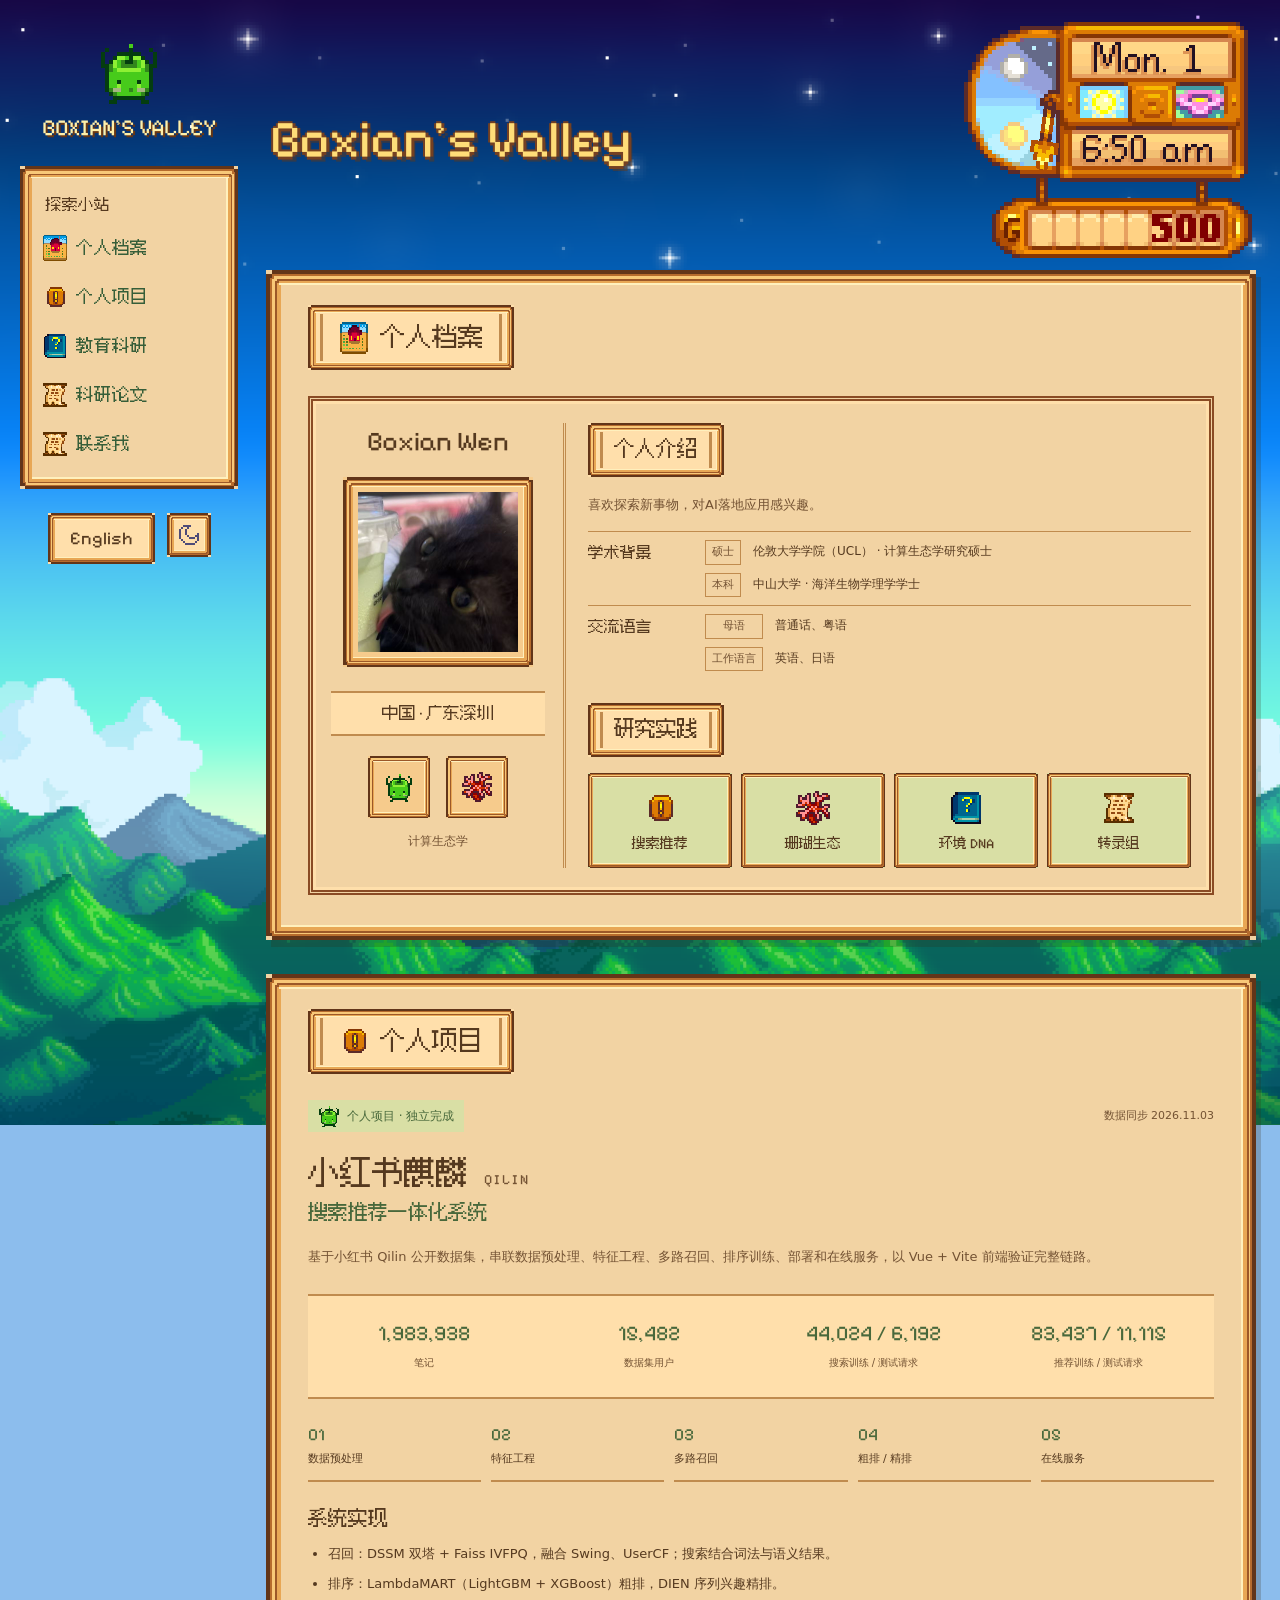
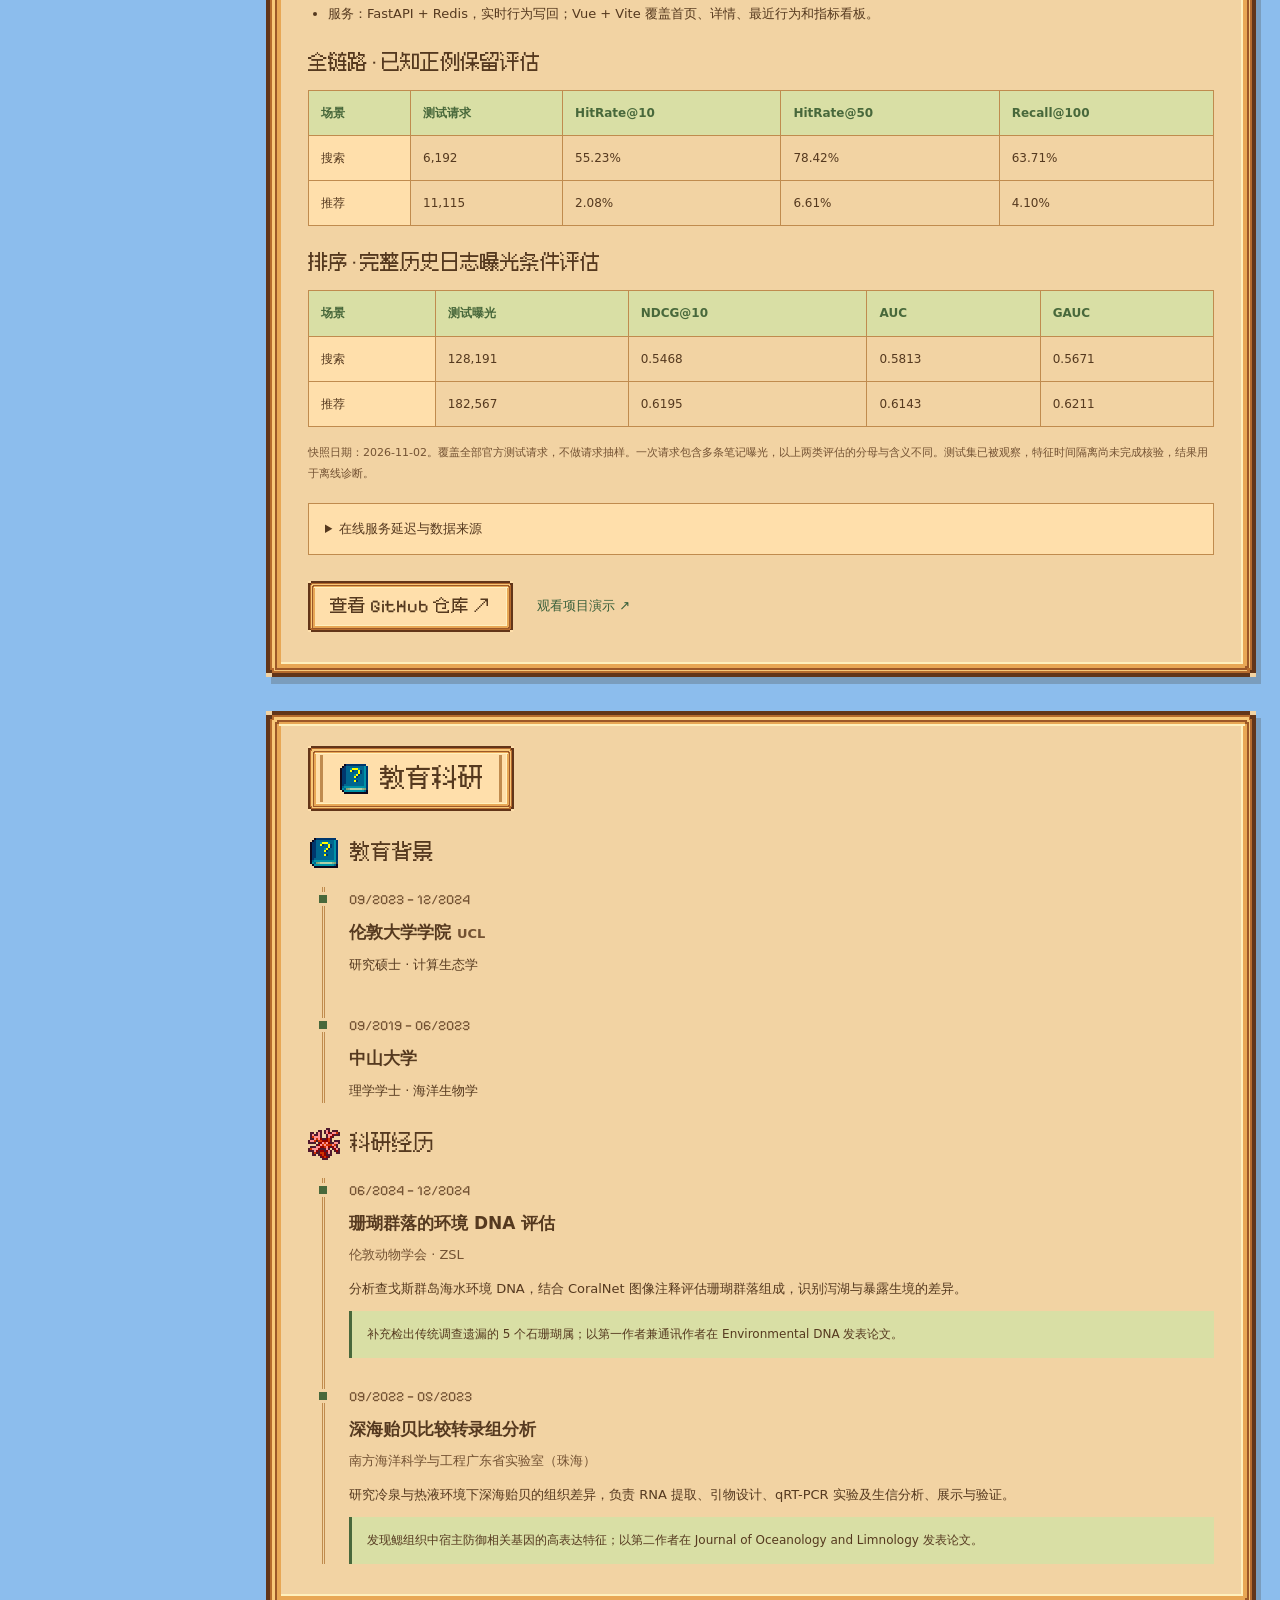
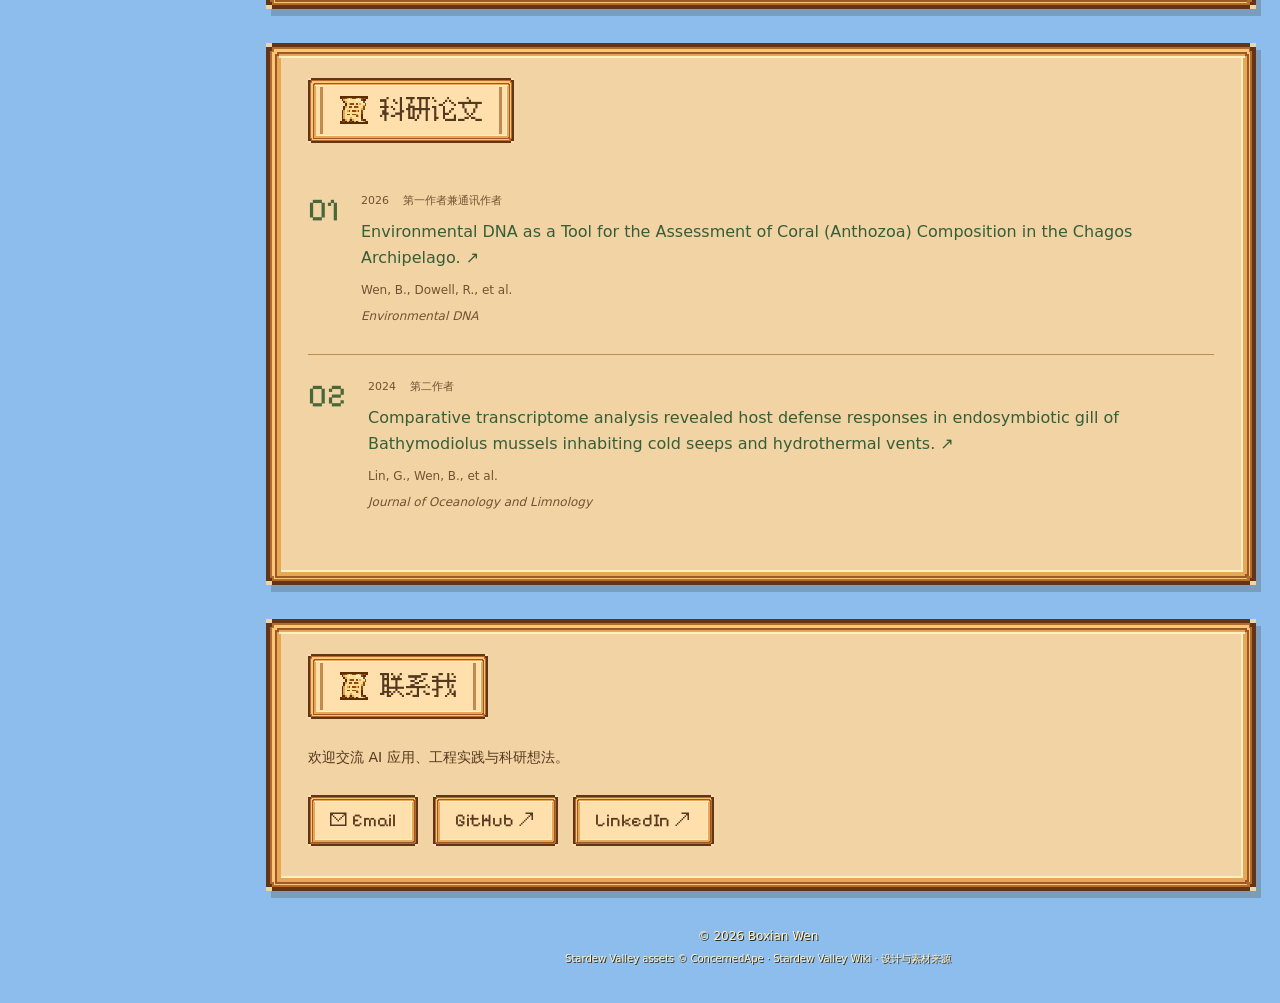
<file: index.html>
<!DOCTYPE html>

<html data-theme="light" lang="zh-CN">
<head><meta charset="utf-8"/><meta content="width=device-width,initial-scale=1" name="viewport"/><title>Boxian Wen · 个人主页</title>
<link href="/images/avatar.jpg" rel="icon" type="image/jpeg"/><link href="/images/avatar.jpg" rel="apple-touch-icon"/>
<meta content="light dark" name="color-scheme"/>
<script>try{document.documentElement.dataset.theme=localStorage.getItem('stardew-theme')==='dark'?'dark':'light'}catch{}</script><link href="/css/wiki.css?v=20261103-links" rel="stylesheet"/><meta content="Boxian Wen — search &amp; recommendation, computational ecology. 星露谷风格个人主页。" name="description"/></head>
<body><a class="skip-link" href="#main">跳至正文</a>
<nav><div class="wrapper"><div class="logo"><a href="#top"><img alt="" class="pixel-icon" height="32" src="/assets/stardew/junimo.png" width="32"/><span>BOXIAN’S VALLEY</span></a></div><div class="menu" id="navigation-menu"><p class="menu-label">探索小站</p><ul><li><a href="#aboutme"><img alt="" class="pixel-icon" height="32" src="/assets/stardew/farm.png" width="32"/><span>个人档案</span></a></li><li><a href="#myproject"><img alt="" class="pixel-icon" height="32" src="/assets/stardew/quest.png" width="32"/><span>个人项目</span></a></li><li><a href="#experience"><img alt="" class="pixel-icon" height="32" src="/assets/stardew/book.png" width="32"/><span>教育科研</span></a></li><li><a href="#publications"><img alt="" class="pixel-icon" height="32" src="/assets/stardew/note.png" width="32"/><span>科研论文</span></a></li><li><a href="#howtofindme"><img alt="" class="pixel-icon" height="32" src="/assets/stardew/note.png" width="32"/><span>联系我</span></a></li></ul></div><div class="nav-actions"><a aria-label="切换英文并回到页顶" class="language-switch" href="/en/#top">English</a><button aria-label="切换日间或夜间主题" class="pixel-control" id="theme" type="button"><svg aria-hidden="true" class="theme-icon theme-icon-sun" fill="currentColor" focusable="false" height="24" viewbox="0 0 24 24" width="24" xmlns="http://www.w3.org/2000/svg"><path d="M13 22h-2v-3h2v3Zm-6-3H5v-2h2v2Zm12 0h-2v-2h2v2Zm-4-2H9v-2h6v2Zm-6-2H7V9h2v6Zm8 0h-2V9h2v6ZM5 13H2v-2h3v2Zm17 0h-3v-2h3v2Zm-7-4H9V7h6v2ZM7 7H5V5h2v2Zm12 0h-2V5h2v2Zm-6-2h-2V2h2v3Z"></path></svg><svg aria-hidden="true" class="theme-icon theme-icon-moon" fill="currentColor" focusable="false" height="24" viewbox="0 0 24 24" width="24" xmlns="http://www.w3.org/2000/svg">
<path d="M18 22H8v-2h10v2ZM8 20H6v-2h2v2Zm12 0h-2v-2h2v2ZM6 18H4v-2h2v2Zm16 0h-2v-4h-2v-2h2v-2h2v8ZM4 16H2V6h2v10Zm14 0h-6v-2h6v2Zm-6-2h-2v-2h2v2Zm-2-2H8V6h2v6ZM6 6H4V4h2v2Zm8-2h-2v2h-2V4H6V2h8v2Z"></path>
</svg></button><button aria-controls="navigation-menu" aria-expanded="false" aria-label="打开菜单" class="hamburgermenu" type="button">目录</button></div></div></nav><main id="main" tabindex="-1"><div class="masthead" id="top"><div><h1>Boxian’s Valley</h1></div><img alt="" aria-hidden="true" class="clock-decoration" height="236" src="/assets/stardew/clock.png" title="星露谷游戏表盘装饰图（非实时）" width="288"/></div><section id="aboutme"><div class="wrapper"><div class="section-heading"><h2><img alt="" class="pixel-icon" height="32" src="/assets/stardew/farm.png" width="32"/>个人档案</h2></div>
<div class="profile-layout"><div class="profile-card"><div class="profile-ribbon">Boxian Wen</div><img alt="Boxian Wen" class="portrait" height="180" src="/images/avatar.jpg" width="180"/><p class="profile-location">中国 · 广东深圳</p><div class="profile-items"><img alt="" class="pixel-icon" height="32" src="/assets/stardew/junimo.png" width="32"/><img alt="" class="pixel-icon" height="32" src="/assets/stardew/coral.png" width="32"/></div><p class="profile-caption">计算生态学</p></div>
<div class="profile-story"><h3 class="scroll-label">个人介绍</h3><p>喜欢探索新事物，对AI落地应用感兴趣。</p><dl class="profile-facts"><div><dt>学术背景</dt><dd class="profile-fact-group"><span class="fact-label">硕士</span><span class="fact-value">伦敦大学学院（UCL） · 计算生态学研究硕士</span><span class="fact-label">本科</span><span class="fact-value">中山大学 · 海洋生物学理学学士</span></dd></div><div><dt>交流语言</dt><dd class="profile-fact-group"><span class="fact-label">母语</span><span class="fact-value">普通话、粤语</span><span class="fact-label">工作语言</span><span class="fact-value">英语、日语</span></dd></div></dl><h3 class="scroll-label">研究实践</h3><div class="interest-slots"><a href="#myproject"><img alt="" class="pixel-icon" height="32" src="/assets/stardew/quest.png" width="32"/><span>搜索推荐</span></a><a href="#coral-research"><img alt="" class="pixel-icon" height="32" src="/assets/stardew/coral.png" width="32"/><span>珊瑚生态</span></a><a href="#coral-research"><img alt="" class="pixel-icon" height="32" src="/assets/stardew/book.png" width="32"/><span>环境 DNA</span></a><a href="#transcriptome-research"><img alt="" class="pixel-icon" height="32" src="/assets/stardew/note.png" width="32"/><span>转录组</span></a></div></div></div></div></section><section id="myproject"><div class="wrapper"><div class="section-heading"><h2><img alt="" class="pixel-icon" height="32" src="/assets/stardew/quest.png" width="32"/>个人项目</h2></div>
<article class="project-card"><div class="project-top"><span class="tag"><img alt="" class="pixel-icon" height="32" src="/assets/stardew/junimo.png" width="32"/>个人项目 · 独立完成</span><span class="sync-date">数据同步 2026.11.03</span></div><h3>小红书麒麟 <span>QILIN</span></h3><p class="project-subtitle">搜索推荐一体化系统</p><p>基于小红书 Qilin 公开数据集，串联数据预处理、特征工程、多路召回、排序训练、部署和在线服务，以 Vue + Vite 前端验证完整链路。</p>
<div class="project-facts"><div><strong>1,983,938</strong><span>笔记</span></div><div><strong>15,482</strong><span>数据集用户</span></div><div><strong>44,024 / 6,192</strong><span>搜索训练 / 测试请求</span></div><div><strong>83,437 / 11,115</strong><span>推荐训练 / 测试请求</span></div></div>
<ol class="workflow"><li><span>01</span>数据预处理</li><li><span>02</span>特征工程</li><li><span>03</span>多路召回</li><li><span>04</span>粗排 / 精排</li><li><span>05</span>在线服务</li></ol>
<div class="project-detail"><h4>系统实现</h4><ul><li>召回：DSSM 双塔 + Faiss IVFPQ，融合 Swing、UserCF；搜索结合词法与语义结果。</li><li>排序：LambdaMART（LightGBM + XGBoost）粗排，DIEN 序列兴趣精排。</li><li>服务：FastAPI + Redis，实时行为写回；Vue + Vite 覆盖首页、详情、最近行为和指标看板。</li></ul></div>
<div class="table-scroll" tabindex="0"><table><caption>全链路 · 已知正例保留评估</caption><thead><tr><th scope="col">场景</th><th scope="col">测试请求</th><th scope="col">HitRate@10</th><th scope="col">HitRate@50</th><th scope="col">Recall@100</th></tr></thead><tbody><tr><th scope="row">搜索</th><td>6,192</td><td>55.23%</td><td>78.42%</td><td>63.71%</td></tr><tr><th scope="row">推荐</th><td>11,115</td><td>2.08%</td><td>6.61%</td><td>4.10%</td></tr></tbody></table></div>
<div class="table-scroll" tabindex="0"><table><caption>排序 · 完整历史日志曝光条件评估</caption><thead><tr><th scope="col">场景</th><th scope="col">测试曝光</th><th scope="col">NDCG@10</th><th scope="col">AUC</th><th scope="col">GAUC</th></tr></thead><tbody><tr><th scope="row">搜索</th><td>128,191</td><td>0.5468</td><td>0.5813</td><td>0.5671</td></tr><tr><th scope="row">推荐</th><td>182,567</td><td>0.6195</td><td>0.6143</td><td>0.6211</td></tr></tbody></table></div>
<p class="metric-note">快照日期：2026-11-02。覆盖全部官方测试请求，不做请求抽样。一次请求包含多条笔记曝光，以上两类评估的分母与含义不同。测试集已被观察，特征时间隔离尚未完成核验，结果用于离线诊断。</p>
<details><summary>在线服务延迟与数据来源</summary><div class="table-scroll" tabindex="0"><table><caption>仓库 README 报告的实时推理延迟</caption><thead><tr><th scope="col">场景</th><th scope="col">P50</th><th scope="col">P95</th><th scope="col">P99</th></tr></thead><tbody><tr><th scope="row">搜索</th><td>223.60 ms</td><td>496.60 ms</td><td>654.80 ms</td></tr><tr><th scope="row">推荐</th><td>228.90 ms</td><td>369.40 ms</td><td>425.10 ms</td></tr></tbody></table></div><p class="metric-note">延迟为项目仓库报告值，受硬件和运行条件影响。 <a href="https://github.com/WBoxian/Rednote-Qilin-Search-Rec-System/blob/main/README.md">README</a> · <a href="https://github.com/WBoxian/Rednote-Qilin-Search-Rec-System/blob/main/src/backend/online/full_test_metrics.json">完整指标快照</a></p></details>
<div class="project-links"><a class="button primary" href="https://github.com/WBoxian/Rednote-Qilin-Search-Rec-System">查看 GitHub 仓库 ↗</a><a class="text-link" href="https://www.bilibili.com/video/BV1dDLm6qE9J/">观看项目演示 ↗</a></div></article></div></section><section id="experience"><div class="wrapper"><div class="section-heading"><h2><img alt="" class="pixel-icon" height="32" src="/assets/stardew/book.png" width="32"/>教育科研</h2></div>
<h2 class="timeline-title"><img alt="" class="pixel-icon" height="32" src="/assets/stardew/book.png" width="32"/>教育背景</h2><div class="timeline">
<article><time>09/2023 — 12/2024</time><h3>伦敦大学学院 <span>UCL</span></h3><p>研究硕士 · 计算生态学</p></article>
<article><time>09/2019 — 06/2023</time><h3>中山大学</h3><p>理学学士 · 海洋生物学</p></article></div>
<h2 class="timeline-title"><img alt="" class="pixel-icon" height="32" src="/assets/stardew/coral.png" width="32"/>科研经历</h2><div class="timeline">
<article id="coral-research"><time>06/2024 — 12/2024</time><h3>珊瑚群落的环境 DNA 评估</h3><p class="institution">伦敦动物学会 · ZSL</p><p>分析查戈斯群岛海水环境 DNA，结合 CoralNet 图像注释评估珊瑚群落组成，识别泻湖与暴露生境的差异。</p><div class="result-note">补充检出传统调查遗漏的 5 个石珊瑚属；以第一作者兼通讯作者在 Environmental DNA 发表论文。</div></article>
<article id="transcriptome-research"><time>09/2022 — 05/2023</time><h3>深海贻贝比较转录组分析</h3><p class="institution">南方海洋科学与工程广东省实验室（珠海）</p><p>研究冷泉与热液环境下深海贻贝的组织差异，负责 RNA 提取、引物设计、qRT-PCR 实验及生信分析、展示与验证。</p><div class="result-note">发现鳃组织中宿主防御相关基因的高表达特征；以第二作者在 Journal of Oceanology and Limnology 发表论文。</div></article></div>
</div></section><section id="publications"><div class="wrapper"><div class="section-heading"><h2><img alt="" class="pixel-icon" height="32" src="/assets/stardew/note.png" width="32"/>科研论文</h2></div><article class="paper"><div class="paper-number">01</div><div><div class="paper-meta"><time>2026</time><span>第一作者兼通讯作者</span></div><h2><a href="https://doi.org/10.1002/edn3.70235" rel="noopener noreferrer" target="_blank">Environmental DNA as a Tool for the Assessment of Coral (Anthozoa) Composition in the Chagos Archipelago. <span aria-hidden="true">↗</span></a></h2><p>Wen, B., Dowell, R., et al.</p><p class="journal">Environmental DNA</p></div></article><article class="paper"><div class="paper-number">02</div><div><div class="paper-meta"><time>2024</time><span>第二作者</span></div><h2><a href="https://doi.org/10.1007/s00343-024-4080-2" rel="noopener noreferrer" target="_blank">Comparative transcriptome analysis revealed host defense responses in endosymbiotic gill of Bathymodiolus mussels inhabiting cold seeps and hydrothermal vents. <span aria-hidden="true">↗</span></a></h2><p>Lin, G., Wen, B., et al.</p><p class="journal">Journal of Oceanology and Limnology</p></div></article></div></section><section id="howtofindme"><div class="wrapper"><div class="section-heading"><h2><img alt="" class="pixel-icon" height="32" src="/assets/stardew/note.png" width="32"/>联系我</h2></div><p>欢迎交流 AI 应用、工程实践与科研想法。</p><div class="findme"><a class="button" href="mailto:boxian.wen@outlook.com">✉ Email</a><a class="button" href="https://github.com/WBoxian">GitHub ↗</a><a class="button" href="https://linkedin.com/in/boxian-wen-6b00692b8">LinkedIn ↗</a></div></div></section></main>
<footer><div class="wrapper">© 2026 Boxian Wen<br/><small>Stardew Valley assets © ConcernedApe · <a href="https://stardewvalleywiki.com/Stardew_Valley_Wiki">Stardew Valley Wiki</a> · <a href="/TEMPLATE-SOURCE.md">设计与素材来源</a></small></div></footer>
<script src="/js/custom.js?v=20261103-links"></script>
</body>
</html>
</file>
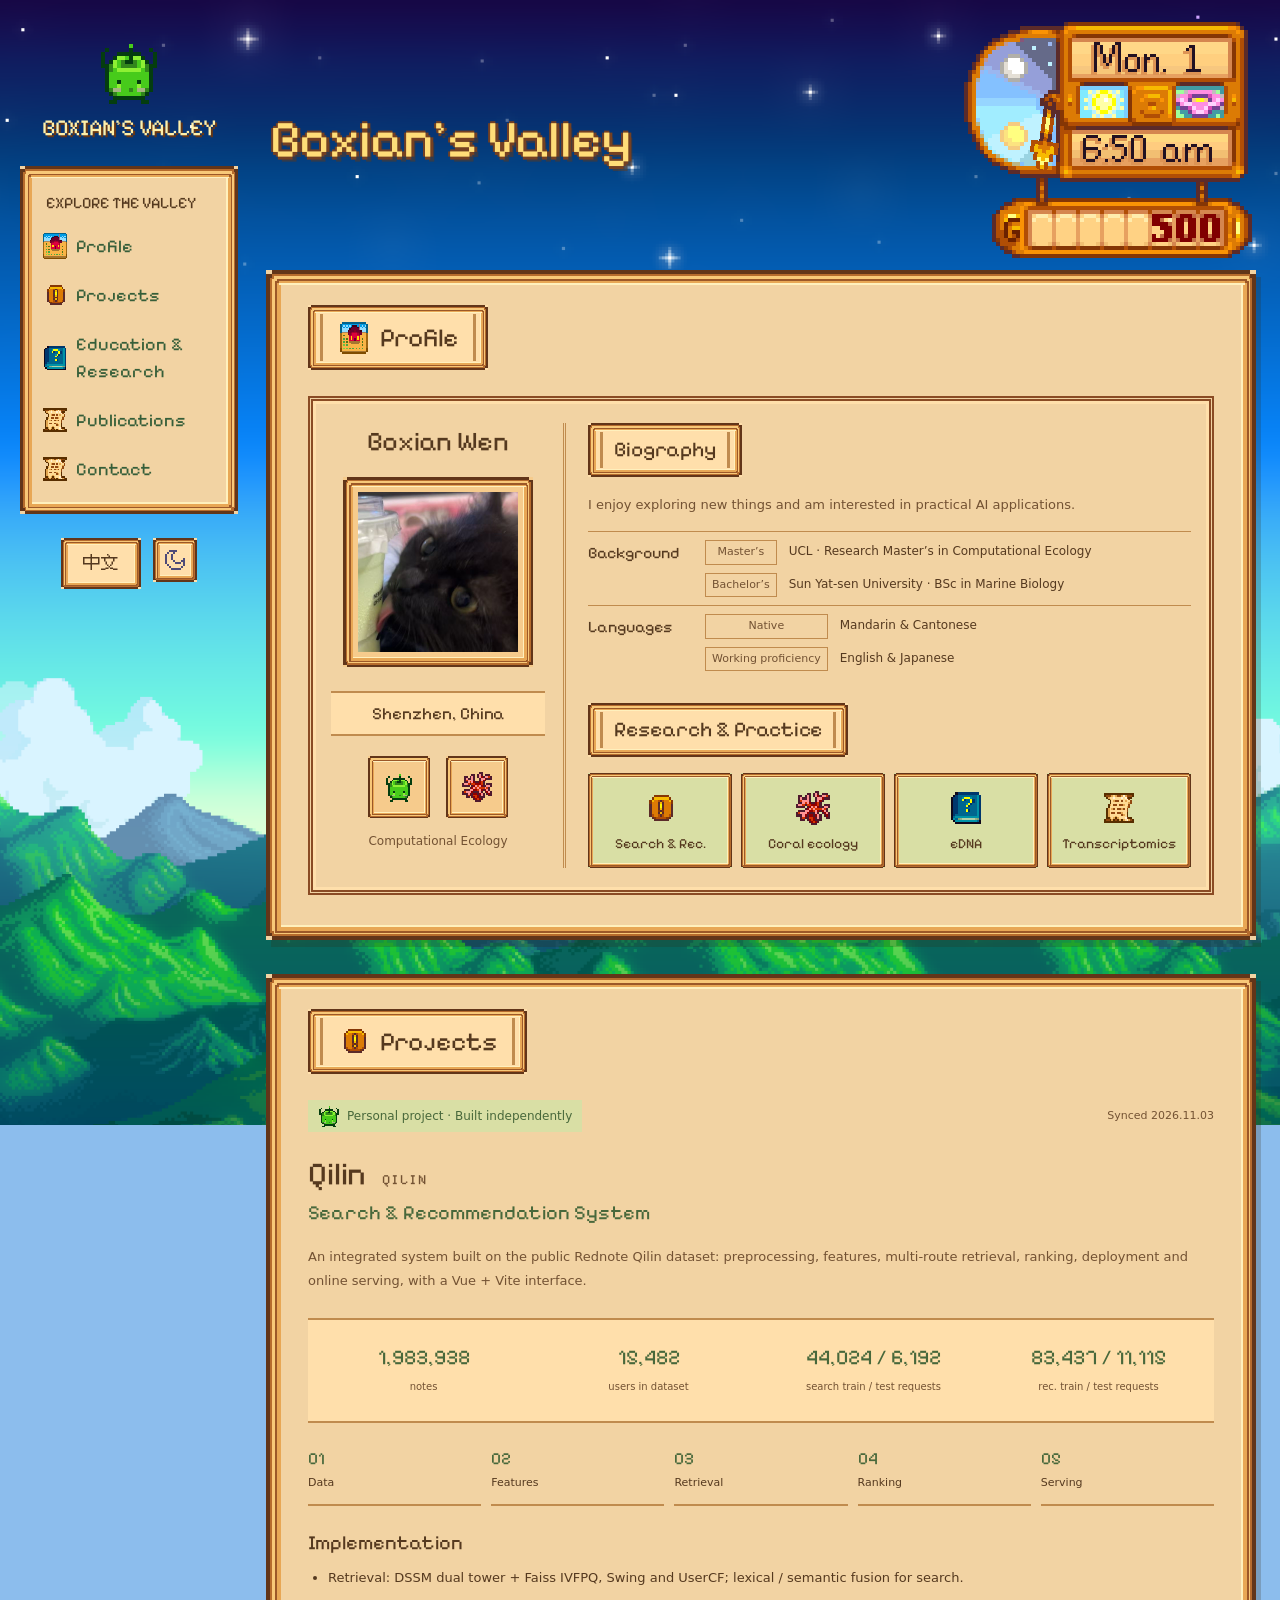
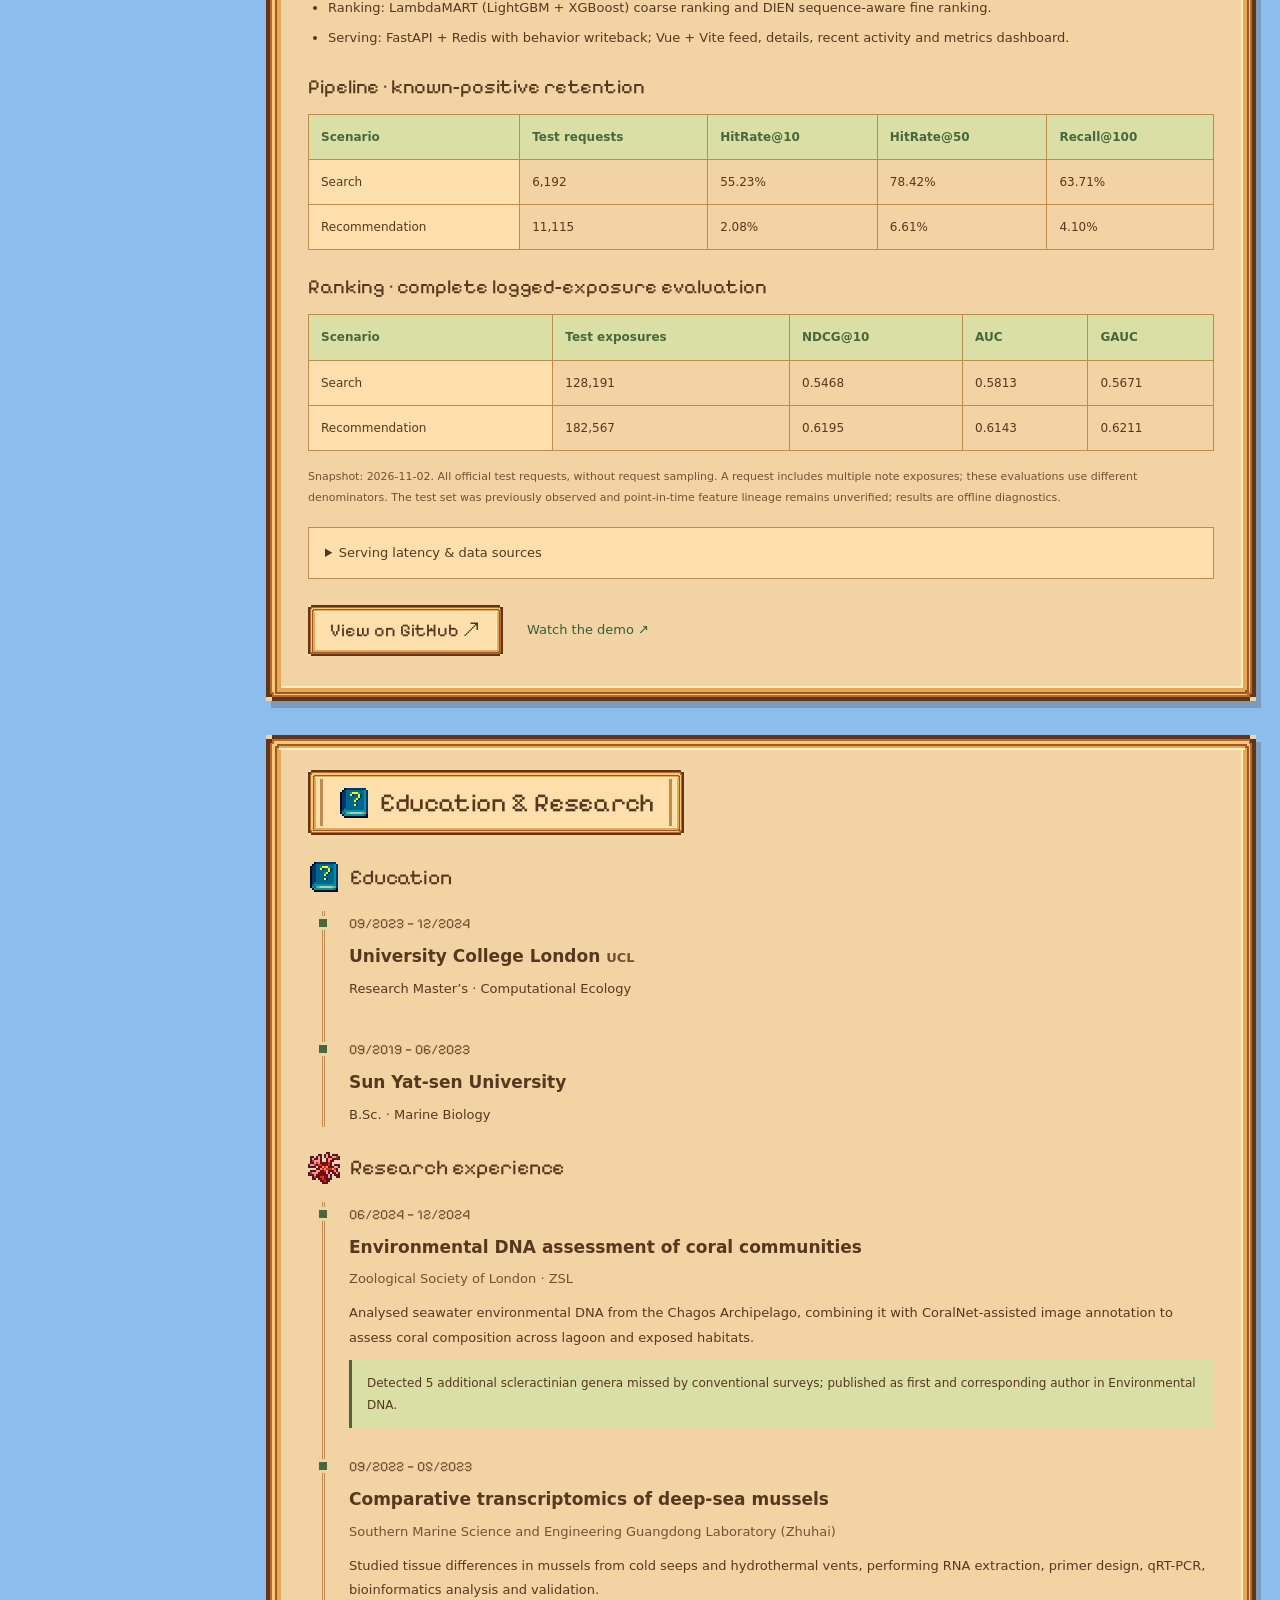
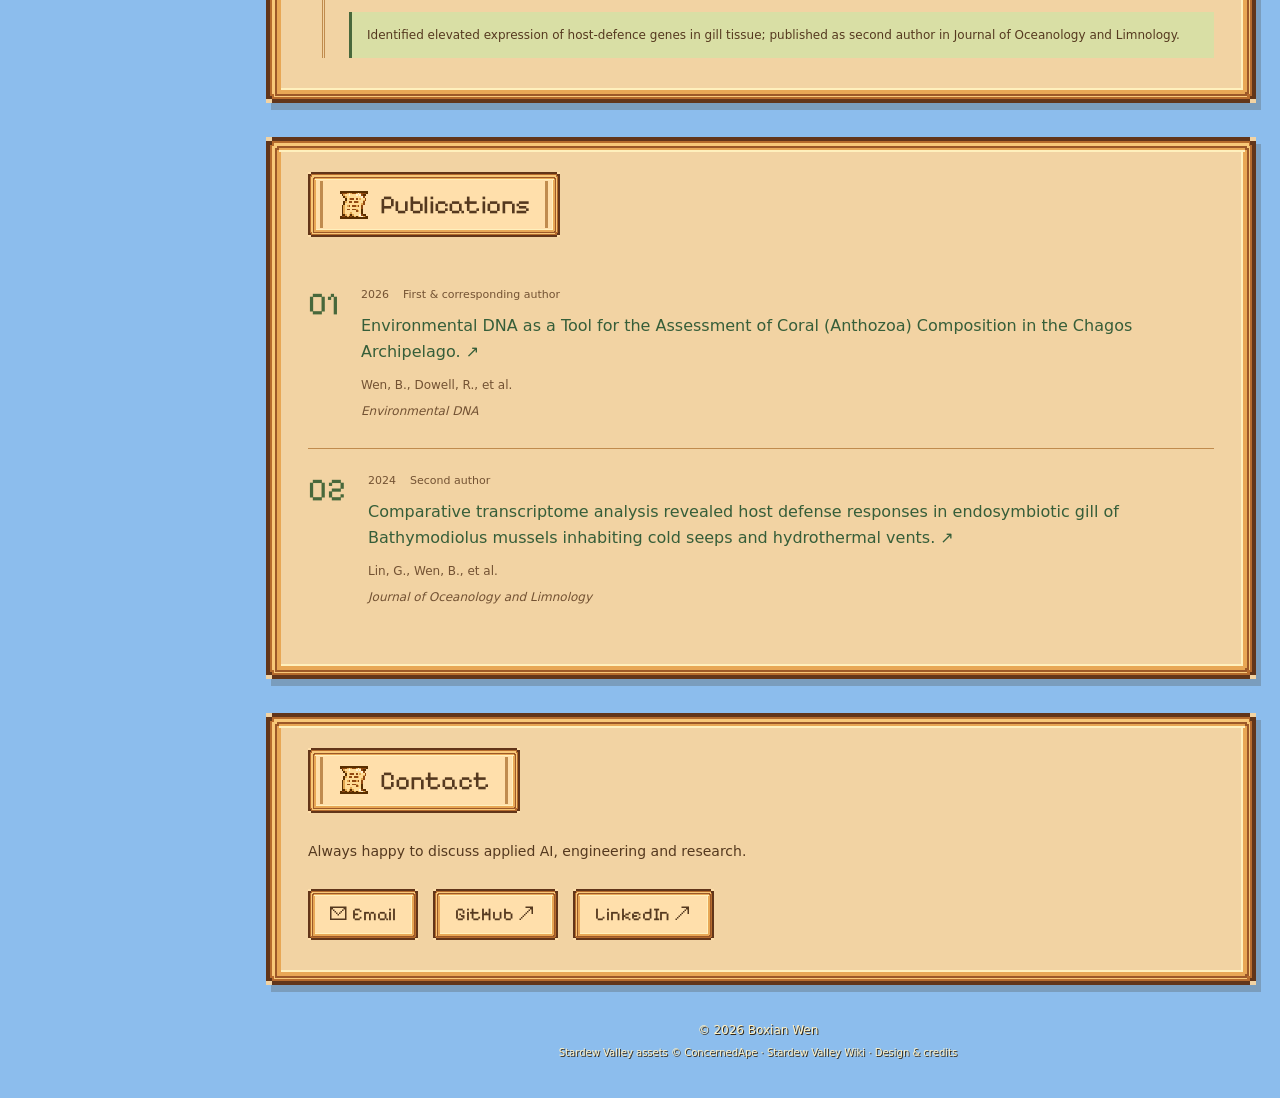
<file: en/index.html>
<!DOCTYPE html>

<html data-theme="light" lang="en">
<head><meta charset="utf-8"/><meta content="width=device-width,initial-scale=1" name="viewport"/><title>Boxian Wen · Personal Website</title>
<link href="/images/avatar.jpg" rel="icon" type="image/jpeg"/><link href="/images/avatar.jpg" rel="apple-touch-icon"/>
<meta content="light dark" name="color-scheme"/>
<script>try{document.documentElement.dataset.theme=localStorage.getItem('stardew-theme')==='dark'?'dark':'light'}catch{}</script><link href="/css/wiki.css?v=20261103-links" rel="stylesheet"/><meta content="Boxian Wen — search &amp; recommendation, computational ecology. 星露谷风格个人主页。" name="description"/></head>
<body><a class="skip-link" href="#main">Skip to content</a>
<nav><div class="wrapper"><div class="logo"><a href="#top"><img alt="" class="pixel-icon" height="32" src="/assets/stardew/junimo.png" width="32"/><span>BOXIAN’S VALLEY</span></a></div><div class="menu" id="navigation-menu"><p class="menu-label">EXPLORE THE VALLEY</p><ul><li><a href="#aboutme"><img alt="" class="pixel-icon" height="32" src="/assets/stardew/farm.png" width="32"/><span>Profile</span></a></li><li><a href="#myproject"><img alt="" class="pixel-icon" height="32" src="/assets/stardew/quest.png" width="32"/><span>Projects</span></a></li><li><a href="#experience"><img alt="" class="pixel-icon" height="32" src="/assets/stardew/book.png" width="32"/><span>Education &amp; Research</span></a></li><li><a href="#publications"><img alt="" class="pixel-icon" height="32" src="/assets/stardew/note.png" width="32"/><span>Publications</span></a></li><li><a href="#howtofindme"><img alt="" class="pixel-icon" height="32" src="/assets/stardew/note.png" width="32"/><span>Contact</span></a></li></ul></div><div class="nav-actions"><a aria-label="Switch to Chinese and return to the top" class="language-switch" href="/#top">中文</a><button aria-label="Switch day or night theme" class="pixel-control" id="theme" type="button"><svg aria-hidden="true" class="theme-icon theme-icon-sun" fill="currentColor" focusable="false" height="24" viewbox="0 0 24 24" width="24" xmlns="http://www.w3.org/2000/svg"><path d="M13 22h-2v-3h2v3Zm-6-3H5v-2h2v2Zm12 0h-2v-2h2v2Zm-4-2H9v-2h6v2Zm-6-2H7V9h2v6Zm8 0h-2V9h2v6ZM5 13H2v-2h3v2Zm17 0h-3v-2h3v2Zm-7-4H9V7h6v2ZM7 7H5V5h2v2Zm12 0h-2V5h2v2Zm-6-2h-2V2h2v3Z"></path></svg><svg aria-hidden="true" class="theme-icon theme-icon-moon" fill="currentColor" focusable="false" height="24" viewbox="0 0 24 24" width="24" xmlns="http://www.w3.org/2000/svg">
<path d="M18 22H8v-2h10v2ZM8 20H6v-2h2v2Zm12 0h-2v-2h2v2ZM6 18H4v-2h2v2Zm16 0h-2v-4h-2v-2h2v-2h2v8ZM4 16H2V6h2v10Zm14 0h-6v-2h6v2Zm-6-2h-2v-2h2v2Zm-2-2H8V6h2v6ZM6 6H4V4h2v2Zm8-2h-2v2h-2V4H6V2h8v2Z"></path>
</svg></button><button aria-controls="navigation-menu" aria-expanded="false" aria-label="Open menu" class="hamburgermenu" type="button">Menu</button></div></div></nav><main id="main" tabindex="-1"><div class="masthead" id="top"><div><h1>Boxian’s Valley</h1></div><img alt="" aria-hidden="true" class="clock-decoration" height="236" src="/assets/stardew/clock.png" title="Decorative Stardew Valley game clock (not live)" width="288"/></div><section id="aboutme"><div class="wrapper"><div class="section-heading"><h2><img alt="" class="pixel-icon" height="32" src="/assets/stardew/farm.png" width="32"/>Profile</h2></div>
<div class="profile-layout"><div class="profile-card"><div class="profile-ribbon">Boxian Wen</div><img alt="Boxian Wen" class="portrait" height="180" src="/images/avatar.jpg" width="180"/><p class="profile-location">Shenzhen, China</p><div class="profile-items"><img alt="" class="pixel-icon" height="32" src="/assets/stardew/junimo.png" width="32"/><img alt="" class="pixel-icon" height="32" src="/assets/stardew/coral.png" width="32"/></div><p class="profile-caption">Computational Ecology</p></div>
<div class="profile-story"><h3 class="scroll-label">Biography</h3><p>I enjoy exploring new things and am interested in practical AI applications.</p><dl class="profile-facts"><div><dt>Background</dt><dd class="profile-fact-group"><span class="fact-label">Master’s</span><span class="fact-value">UCL · Research Master’s in Computational Ecology</span><span class="fact-label">Bachelor’s</span><span class="fact-value">Sun Yat-sen University · BSc in Marine Biology</span></dd></div><div><dt>Languages</dt><dd class="profile-fact-group"><span class="fact-label">Native</span><span class="fact-value">Mandarin &amp; Cantonese</span><span class="fact-label">Working proficiency</span><span class="fact-value">English &amp; Japanese</span></dd></div></dl><h3 class="scroll-label">Research &amp; Practice</h3><div class="interest-slots"><a href="#myproject"><img alt="" class="pixel-icon" height="32" src="/assets/stardew/quest.png" width="32"/><span>Search &amp; Rec.</span></a><a href="#coral-research"><img alt="" class="pixel-icon" height="32" src="/assets/stardew/coral.png" width="32"/><span>Coral ecology</span></a><a href="#coral-research"><img alt="" class="pixel-icon" height="32" src="/assets/stardew/book.png" width="32"/><span>eDNA</span></a><a href="#transcriptome-research"><img alt="" class="pixel-icon" height="32" src="/assets/stardew/note.png" width="32"/><span>Transcriptomics</span></a></div></div></div></div></section><section id="myproject"><div class="wrapper"><div class="section-heading"><h2><img alt="" class="pixel-icon" height="32" src="/assets/stardew/quest.png" width="32"/>Projects</h2></div>
<article class="project-card"><div class="project-top"><span class="tag"><img alt="" class="pixel-icon" height="32" src="/assets/stardew/junimo.png" width="32"/>Personal project · Built independently</span><span class="sync-date">Synced 2026.11.03</span></div><h3>Qilin <span>QILIN</span></h3><p class="project-subtitle">Search &amp; Recommendation System</p><p>An integrated system built on the public Rednote Qilin dataset: preprocessing, features, multi-route retrieval, ranking, deployment and online serving, with a Vue + Vite interface.</p>
<div class="project-facts"><div><strong>1,983,938</strong><span>notes</span></div><div><strong>15,482</strong><span>users in dataset</span></div><div><strong>44,024 / 6,192</strong><span>search train / test requests</span></div><div><strong>83,437 / 11,115</strong><span>rec. train / test requests</span></div></div>
<ol class="workflow"><li><span>01</span>Data</li><li><span>02</span>Features</li><li><span>03</span>Retrieval</li><li><span>04</span>Ranking</li><li><span>05</span>Serving</li></ol>
<div class="project-detail"><h4>Implementation</h4><ul><li>Retrieval: DSSM dual tower + Faiss IVFPQ, Swing and UserCF; lexical / semantic fusion for search.</li><li>Ranking: LambdaMART (LightGBM + XGBoost) coarse ranking and DIEN sequence-aware fine ranking.</li><li>Serving: FastAPI + Redis with behavior writeback; Vue + Vite feed, details, recent activity and metrics dashboard.</li></ul></div>
<div class="table-scroll" tabindex="0"><table><caption>Pipeline · known-positive retention</caption><thead><tr><th scope="col">Scenario</th><th scope="col">Test requests</th><th scope="col">HitRate@10</th><th scope="col">HitRate@50</th><th scope="col">Recall@100</th></tr></thead><tbody><tr><th scope="row">Search</th><td>6,192</td><td>55.23%</td><td>78.42%</td><td>63.71%</td></tr><tr><th scope="row">Recommendation</th><td>11,115</td><td>2.08%</td><td>6.61%</td><td>4.10%</td></tr></tbody></table></div>
<div class="table-scroll" tabindex="0"><table><caption>Ranking · complete logged-exposure evaluation</caption><thead><tr><th scope="col">Scenario</th><th scope="col">Test exposures</th><th scope="col">NDCG@10</th><th scope="col">AUC</th><th scope="col">GAUC</th></tr></thead><tbody><tr><th scope="row">Search</th><td>128,191</td><td>0.5468</td><td>0.5813</td><td>0.5671</td></tr><tr><th scope="row">Recommendation</th><td>182,567</td><td>0.6195</td><td>0.6143</td><td>0.6211</td></tr></tbody></table></div>
<p class="metric-note">Snapshot: 2026-11-02. All official test requests, without request sampling. A request includes multiple note exposures; these evaluations use different denominators. The test set was previously observed and point-in-time feature lineage remains unverified; results are offline diagnostics.</p>
<details><summary>Serving latency &amp; data sources</summary><div class="table-scroll" tabindex="0"><table><caption>Real-time inference latency reported in the repository README</caption><thead><tr><th scope="col">Scenario</th><th scope="col">P50</th><th scope="col">P95</th><th scope="col">P99</th></tr></thead><tbody><tr><th scope="row">Search</th><td>223.60 ms</td><td>496.60 ms</td><td>654.80 ms</td></tr><tr><th scope="row">Recommendation</th><td>228.90 ms</td><td>369.40 ms</td><td>425.10 ms</td></tr></tbody></table></div><p class="metric-note">Latency is reported by the project repository and depends on hardware and runtime conditions. <a href="https://github.com/WBoxian/Rednote-Qilin-Search-Rec-System/blob/main/README.md">README</a> · <a href="https://github.com/WBoxian/Rednote-Qilin-Search-Rec-System/blob/main/src/backend/online/full_test_metrics.json">Full metrics snapshot</a></p></details>
<div class="project-links"><a class="button primary" href="https://github.com/WBoxian/Rednote-Qilin-Search-Rec-System">View on GitHub ↗</a><a class="text-link" href="https://www.bilibili.com/video/BV1dDLm6qE9J/">Watch the demo ↗</a></div></article></div></section><section id="experience"><div class="wrapper"><div class="section-heading"><h2><img alt="" class="pixel-icon" height="32" src="/assets/stardew/book.png" width="32"/>Education &amp; Research</h2></div>
<h2 class="timeline-title"><img alt="" class="pixel-icon" height="32" src="/assets/stardew/book.png" width="32"/>Education</h2><div class="timeline">
<article><time>09/2023 — 12/2024</time><h3>University College London <span>UCL</span></h3><p>Research Master’s · Computational Ecology</p></article>
<article><time>09/2019 — 06/2023</time><h3>Sun Yat-sen University</h3><p>B.Sc. · Marine Biology</p></article></div>
<h2 class="timeline-title"><img alt="" class="pixel-icon" height="32" src="/assets/stardew/coral.png" width="32"/>Research experience</h2><div class="timeline">
<article id="coral-research"><time>06/2024 — 12/2024</time><h3>Environmental DNA assessment of coral communities</h3><p class="institution">Zoological Society of London · ZSL</p><p>Analysed seawater environmental DNA from the Chagos Archipelago, combining it with CoralNet-assisted image annotation to assess coral composition across lagoon and exposed habitats.</p><div class="result-note">Detected 5 additional scleractinian genera missed by conventional surveys; published as first and corresponding author in Environmental DNA.</div></article>
<article id="transcriptome-research"><time>09/2022 — 05/2023</time><h3>Comparative transcriptomics of deep-sea mussels</h3><p class="institution">Southern Marine Science and Engineering Guangdong Laboratory (Zhuhai)</p><p>Studied tissue differences in mussels from cold seeps and hydrothermal vents, performing RNA extraction, primer design, qRT-PCR, bioinformatics analysis and validation.</p><div class="result-note">Identified elevated expression of host-defence genes in gill tissue; published as second author in Journal of Oceanology and Limnology.</div></article></div>
</div></section><section id="publications"><div class="wrapper"><div class="section-heading"><h2><img alt="" class="pixel-icon" height="32" src="/assets/stardew/note.png" width="32"/>Publications</h2></div><article class="paper"><div class="paper-number">01</div><div><div class="paper-meta"><time>2026</time><span>First &amp; corresponding author</span></div><h2><a href="https://doi.org/10.1002/edn3.70235" rel="noopener noreferrer" target="_blank">Environmental DNA as a Tool for the Assessment of Coral (Anthozoa) Composition in the Chagos Archipelago. <span aria-hidden="true">↗</span></a></h2><p>Wen, B., Dowell, R., et al.</p><p class="journal">Environmental DNA</p></div></article><article class="paper"><div class="paper-number">02</div><div><div class="paper-meta"><time>2024</time><span>Second author</span></div><h2><a href="https://doi.org/10.1007/s00343-024-4080-2" rel="noopener noreferrer" target="_blank">Comparative transcriptome analysis revealed host defense responses in endosymbiotic gill of Bathymodiolus mussels inhabiting cold seeps and hydrothermal vents. <span aria-hidden="true">↗</span></a></h2><p>Lin, G., Wen, B., et al.</p><p class="journal">Journal of Oceanology and Limnology</p></div></article></div></section><section id="howtofindme"><div class="wrapper"><div class="section-heading"><h2><img alt="" class="pixel-icon" height="32" src="/assets/stardew/note.png" width="32"/>Contact</h2></div><p>Always happy to discuss applied AI, engineering and research.</p><div class="findme"><a class="button" href="mailto:boxian.wen@outlook.com">✉ Email</a><a class="button" href="https://github.com/WBoxian">GitHub ↗</a><a class="button" href="https://linkedin.com/in/boxian-wen-6b00692b8">LinkedIn ↗</a></div></div></section></main>
<footer><div class="wrapper">© 2026 Boxian Wen<br/><small>Stardew Valley assets © ConcernedApe · <a href="https://stardewvalleywiki.com/Stardew_Valley_Wiki">Stardew Valley Wiki</a> · <a href="/TEMPLATE-SOURCE.md">Design &amp; credits</a></small></div></footer>
<script src="/js/custom.js?v=20261103-links"></script>
</body>
</html>
</file>
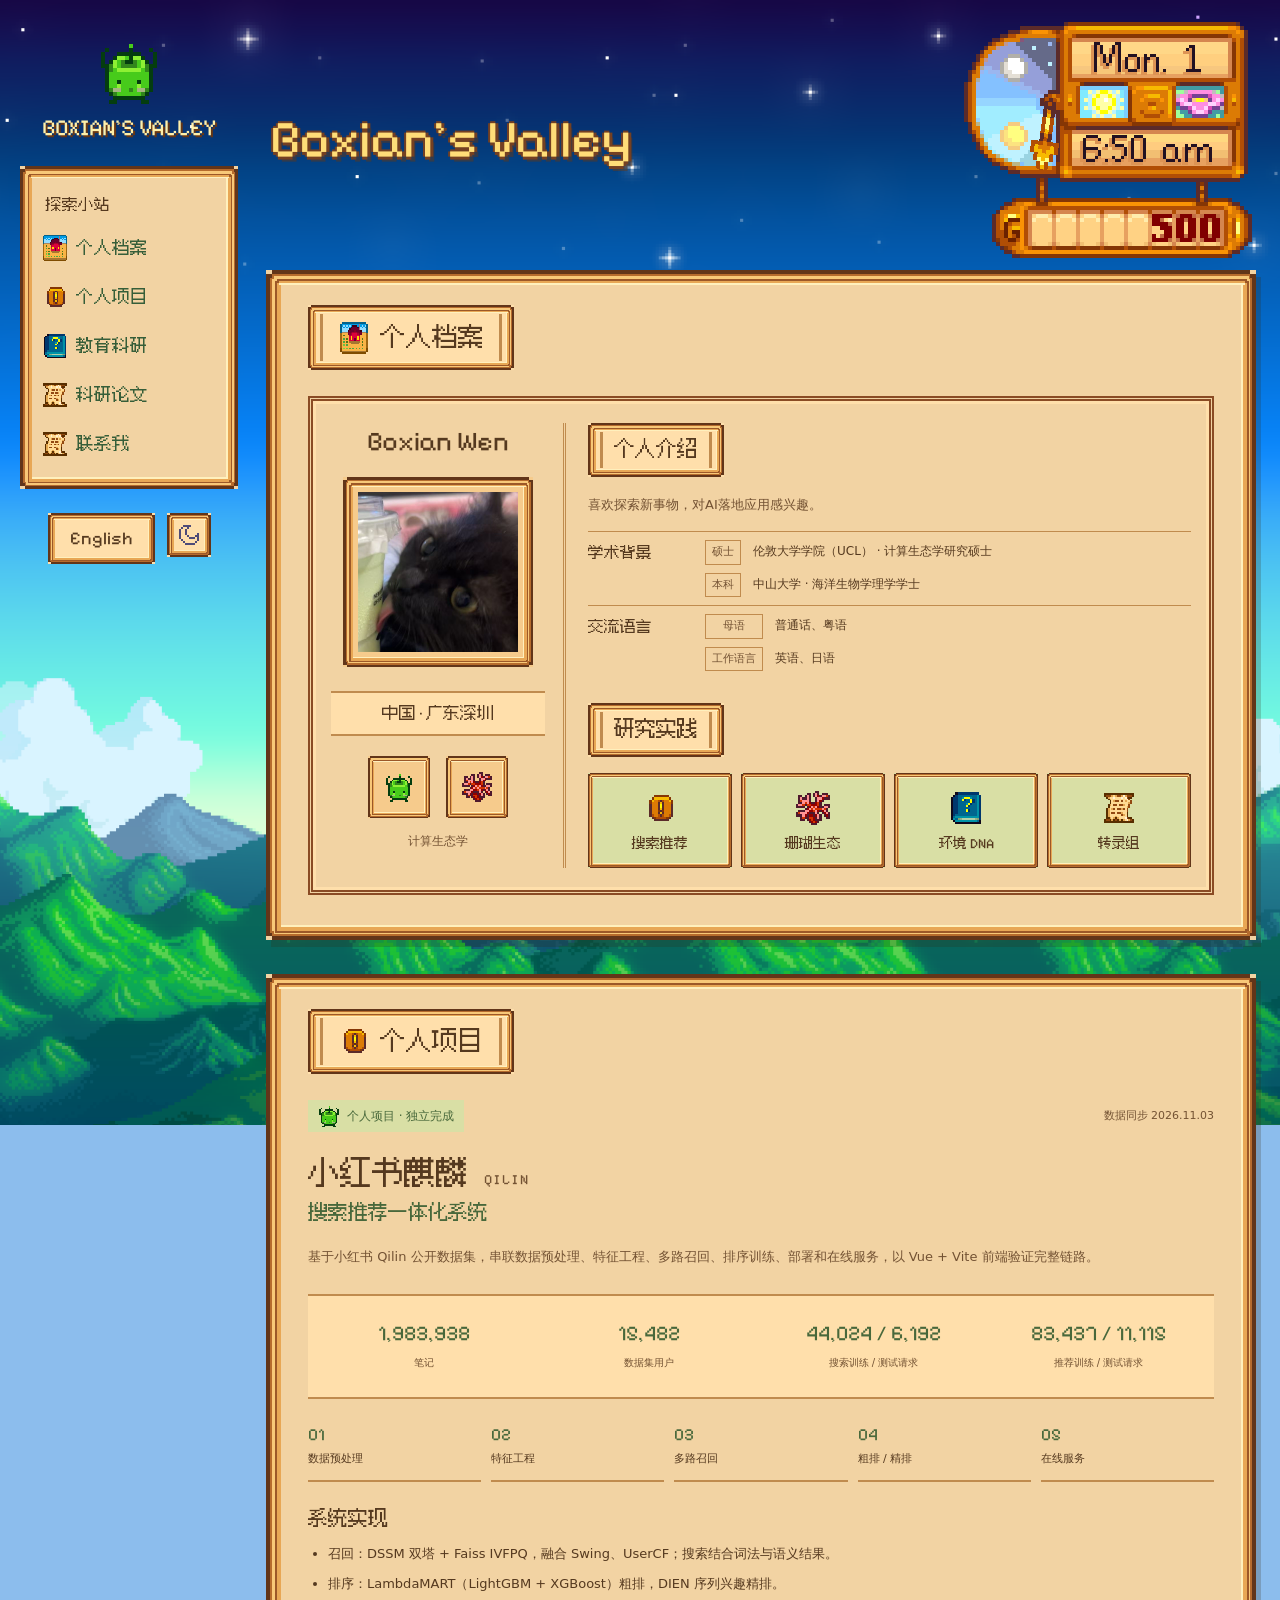
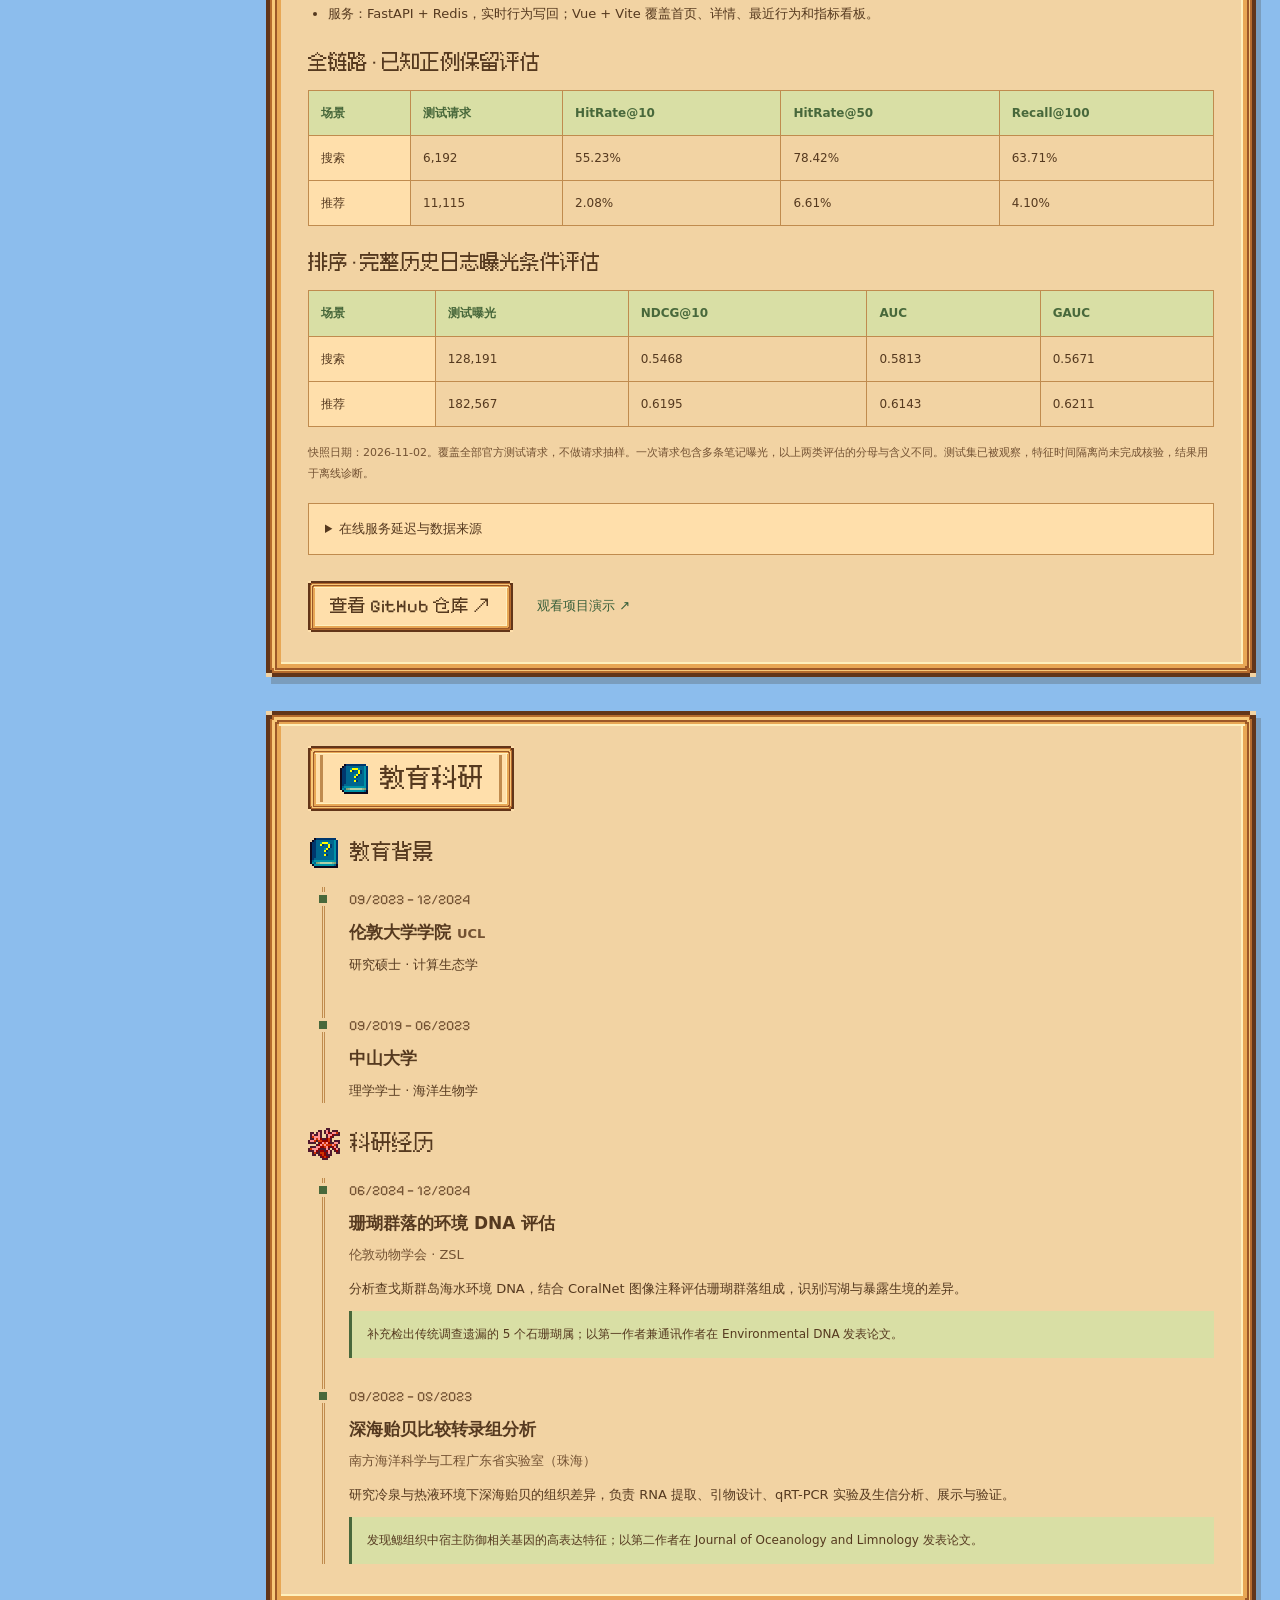
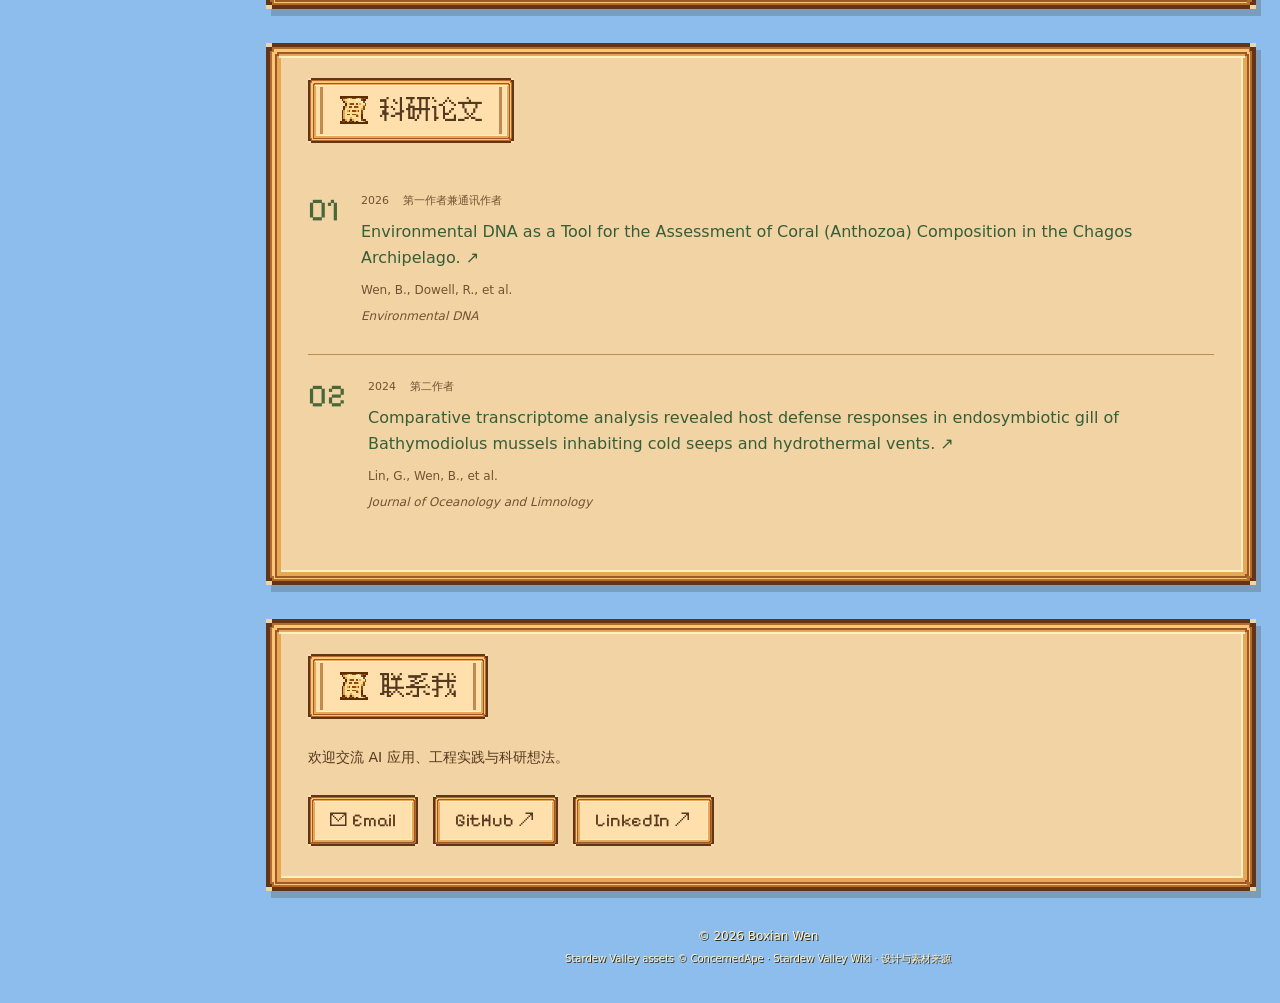
<file: zh/index.html>
<!DOCTYPE html>
<html lang="zh-CN"><head><meta charset="UTF-8"><meta name="viewport" content="width=device-width,initial-scale=1"><title>Boxian Wen · 个人主页</title><link rel="canonical" href="https://wboxian.github.io/"><script>location.replace("/" + location.search + location.hash);</script><meta http-equiv="refresh" content="0;url=/"></head><body><a href="/">前往中文首页</a></body></html>
</file>
<file: css/wiki.css>
@font-face { font-family: Pixelify; src: url('/font/PixelifySans.ttf') format('truetype'); font-weight: 400 700; font-display: swap; }
@font-face { font-family: Fusion; src: url('/font/fusion-pixel-12px-zh-hans.woff2') format('woff2'); font-display: swap; }
:root {
  --paper: #f2d3a3; --panel: #ffdfab; --ink: #55391f; --muted: #735233;
  --line: #c08b4e; --green: #48683b; --soft: #d9dfa5; --wood: #8a4b24;
  --card: #f6cb8c; --link: #365e39; --frame: url('/assets/stardew/panel-frame.svg');
  color-scheme: light;
}
:root[data-theme=dark] {
  --paper: #323b32; --panel: #454b36; --ink: #f8e4b8; --muted: #dcc79e;
  --line: #947b4a; --green: #d4e4a2; --soft: #47583b; --wood: #b4864f;
  --card: #3c4735; --link: #d4e4a2; color-scheme: dark;
}
* { box-sizing: border-box; }
[hidden] { display: none !important; }
html { scroll-behavior: smooth; scroll-padding-top: 24px; }
body {
  margin: 0; color: var(--ink); font: 14px/1.85 system-ui, 'Microsoft YaHei', sans-serif;
  background: #8cbded url('/assets/stardew/background.png') center var(--background-progress, 0%) / auto max(125vh, 56.25vw) fixed no-repeat;
}
body::before { content: ''; position: fixed; inset: 0; pointer-events: none; z-index: -1; background: transparent; }
:root[data-theme=dark] body::before { background: #0b203d75; }
a { color: var(--link); text-decoration: none; text-underline-offset: 4px; }
a:hover { text-decoration: underline; }
button, input, select { font: inherit; color: inherit; }
button, summary { cursor: pointer; }
a:focus-visible, button:focus-visible, summary:focus-visible, input:focus-visible, select:focus-visible, [tabindex="0"]:focus-visible { outline: 3px solid var(--green); outline-offset: 4px; }
h1, h2, h3, h4, p { margin: 0 0 16px; }
h1, h2, h3, h4 { line-height: 1.4; }
.pixel-icon { object-fit: contain; image-rendering: pixelated; vertical-align: middle; flex-shrink: 0; }
.skip-link { position: fixed; top: -100px; left: 16px; z-index: 100; padding: 10px; background: var(--paper); }
.skip-link:focus { top: 10px; }
nav { position: fixed; top: 40px; left: 20px; width: 218px; z-index: 20; }
nav > .wrapper { display: flex; flex-wrap: wrap; gap: 24px; }
.logo { width: 100%; }
.logo a { display: flex; flex-direction: column; align-items: center; gap: 10px; color: #fff0aa; text-shadow: 2px 2px #683714; }
.logo img { width: 64px; height: 64px; }
.logo span { font: 23px/1.2 Pixelify, Fusion, monospace; white-space: nowrap; }
.menu {
  width: 100%; padding: 12px 6px; background: var(--paper);
  border: 12px solid transparent; border-image: var(--frame) 8 / 12px / 0 round;
}
.menu-label { font: 16px Pixelify, Fusion, sans-serif; margin: 3px 8px 14px; }
.menu ul { list-style: none; padding: 0; margin: 0; }
.menu li + li { margin-top: 8px; }
.menu a { display: flex; align-items: center; gap: 8px; padding: 7px 4px; font: 18px/1.5 Pixelify, Fusion, sans-serif; }
.menu a:hover { background: var(--soft); text-decoration: none; }
.menu img { width: 26px; height: 26px; }
.nav-actions { width: 100%; display: flex; flex-wrap: wrap; justify-content: center; gap: 12px; }
.nav-actions a, .nav-actions button, .button {
  display: inline-flex; align-items: center; justify-content: center; min-height: 42px; padding: 7px 15px;
  background: var(--panel); border: 7px solid transparent; border-image: var(--frame) 8 / 7px / 0 round;
  font: 18px/1.3 Pixelify, Fusion, sans-serif; color: var(--ink);
}
.nav-actions a:hover, .nav-actions button:hover, .button:hover { text-decoration: none; background: var(--soft); }
.nav-actions #theme { width: 44px; height: 44px; padding: 3px; flex: 0 0 44px; }
.theme-icon { width: 24px; height: 24px; flex-shrink: 0; shape-rendering: crispEdges; }
.theme-icon-moon { color: #4e4b78; }
.theme-icon-sun { display: none; color: #ffdc7b; }
:root[data-theme=dark] .theme-icon-sun { display: block; }
:root[data-theme=dark] .theme-icon-moon { display: none; }
.hamburgermenu { display: none !important; }
main { margin: 0 24px 0 266px; outline: none; }
.masthead { display: flex; justify-content: space-between; align-items: center; gap: 24px; min-height: 245px; padding: 22px 4px 12px; scroll-margin: 0; }
.masthead h1 { font: 52px/1.1 Pixelify, monospace; color: #ffdd78; text-shadow: -2px 0 #744022, 0 3px #744022, 3px 0 #744022, 0 -2px #744022, 4px 5px #62371880; margin: 0; }
main > section {
  position: relative; background: var(--paper); padding: 24px 27px 30px; margin-bottom: 34px;
  border: 15px solid transparent; border-image: var(--frame) 8 / 15px / 0 round;
  box-shadow: 5px 7px #38270c35; scroll-margin-top: 24px;
}
.section-heading { display: flex; margin: -4px 0 26px; }
.section-heading h2, .scroll-label {
  position: relative; display: inline-flex; align-items: center; gap: 10px;
  background: var(--panel); padding: 7px 22px; margin: 0;
  border: 8px solid transparent; border-image: var(--frame) 8 / 8px / 0 round;
  font: 26px/1.35 Pixelify, Fusion, sans-serif;
}
.section-heading h2::before, .section-heading h2::after, .scroll-label::before, .scroll-label::after {
  content: ''; position: absolute; top: 1px; bottom: 1px; width: 3px; background: var(--line);
}
.section-heading h2::before, .scroll-label::before { left: 4px; }
.section-heading h2::after, .scroll-label::after { right: 4px; }
.profile-layout {
  display: grid; grid-template-columns: 235px minmax(0,1fr); gap: 22px; align-items: stretch;
  border: 5px double var(--wood); padding: 22px 18px; background: var(--paper);
  box-shadow: inset 0 0 0 3px var(--panel);
}
.profile-card { text-align: center; padding-right: 18px; border-right: 3px double var(--line); }
.profile-ribbon { font: 27px/1.4 Pixelify, sans-serif; margin: 0 0 16px; }
.portrait {
  width: 100%; max-width: 190px; height: 190px; object-fit: cover; background: var(--card); padding: 5px;
  border: 10px solid transparent; border-image: var(--frame) 8 / 10px / 0 round;
}
.profile-location { margin: 15px 0; font: 17px/1.5 Pixelify, Fusion, sans-serif; background: var(--panel); border-block: 2px solid var(--line); padding: 8px 2px; }
.profile-items { display: flex; gap: 16px; justify-content: center; margin: 20px 0 12px; }
.profile-items img { width: 62px; height: 62px; padding: 10px; background: var(--card); border: 6px solid transparent; border-image: var(--frame) 8 / 6px / 0 round; }
.profile-caption { font-size: 12px; margin: 0; color: var(--muted); }
.profile-story { min-width: 0; }
.scroll-label { font-size: 21px; padding: 5px 18px; margin-bottom: 16px; }
.profile-story > p { font-size: 13px; color: var(--muted); margin-bottom: 14px; }
.profile-facts { margin: 8px 0 24px; padding: 0; }
.profile-facts > div { display: grid; grid-template-columns: minmax(7.5em, max-content) minmax(0,1fr); gap: 12px; padding: 8px 0; border-top: 1px solid var(--line); }
.profile-fact-group { display: grid; grid-template-columns: max-content minmax(0,1fr); gap: 8px 12px; align-items: baseline; }
.fact-label { padding: 1px 6px; border: 1px solid var(--line); color: var(--muted); font-size: 11px; text-align: center; }
.fact-value { min-width: 0; }
dt { font: 16px/1.6 Pixelify, Fusion, sans-serif; }
dd { margin: 0; min-width: 0; font-size: 12px; overflow-wrap: anywhere; }
.interest-slots { display: grid; grid-template-columns: repeat(4,minmax(0,1fr)); gap: 9px; }
.interest-slots > a { display: block; text-align: center; padding: 13px 3px 9px; min-width: 0; color: var(--ink); background: var(--soft); border: 5px solid transparent; border-image: var(--frame) 8 / 5px / 0 round; }
.interest-slots > a:hover { background: var(--panel); text-decoration: none; }
.interest-slots img { width: 34px; height: 34px; display: block; margin: 0 auto 9px; }
.interest-slots span { display: block; font: 14px/1.4 Pixelify, Fusion, sans-serif; overflow-wrap: anywhere; }
.project-top { display: flex; justify-content: space-between; align-items: center; gap: 16px; margin-bottom: 20px; }
.tag { display: inline-flex; align-items: center; gap: 7px; color: var(--green); background: var(--soft); padding: 5px 10px; font-size: 12px; }
.tag img { width: 22px; height: 22px; }
.sync-date { font-size: 11px; color: var(--muted); }
.project-card h3 { font: 32px/1.4 Pixelify, Fusion, sans-serif; margin-bottom: 0; }
.project-card h3 > span { font-size: 14px; color: var(--muted); margin-left: 10px; letter-spacing: 2px; }
.project-subtitle { font: 20px/1.6 Pixelify, Fusion, sans-serif; color: var(--green); }
.project-card > p:not(.project-subtitle) { font-size: 13px; color: var(--muted); }
.project-facts { display: grid; grid-template-columns: repeat(4,minmax(0,1fr)); background: var(--panel); border-block: 2px solid var(--line); padding: 22px 8px; margin: 25px 0; gap: 10px; }
.project-facts > div { text-align: center; }
.project-facts strong { display: block; font: 21px/1.5 Pixelify, monospace; color: var(--green); white-space: nowrap; }
.project-facts div > span { font-size: 10px; color: var(--muted); }
.workflow { display: flex; padding: 0; margin: 22px 0; list-style: none; gap: 10px; }
.workflow li { flex: 1; font-size: 11px; border-bottom: 2px solid var(--line); padding-bottom: 10px; }
.workflow span { font: 17px Pixelify, monospace; color: var(--green); display: block; margin-bottom: 4px; }
.project-detail h4 { font: 20px/1.5 Pixelify, Fusion, sans-serif; margin-bottom: 8px; }
.project-detail ul { font-size: 13px; padding-left: 20px; margin: 0 0 20px; }
.project-detail li + li { margin-top: 6px; }
.table-scroll { overflow-x: auto; margin: 22px 0 16px; }
table { width: 100%; border-collapse: collapse; font-size: 12px; font-variant-numeric: tabular-nums; }
caption { text-align: left; font: 20px/1.5 Pixelify, Fusion, sans-serif; padding-bottom: 12px; color: var(--ink); }
th, td { padding: 11px 12px; border: 1px solid var(--line); text-align: left; white-space: nowrap; }
thead { background: var(--soft); color: var(--green); }
tbody th { font-weight: 500; background: var(--panel); }
.metric-note { font-size: 11px !important; line-height: 1.9; color: var(--muted); }
details { padding: 13px 16px; background: var(--panel); border: 1px solid var(--line); margin-top: 18px; }
summary { font-size: 13px; }
.project-links { display: flex; gap: 24px; align-items: center; flex-wrap: wrap; margin-top: 26px; }
.text-link { font-size: 13px; }
.timeline-title { display: flex; align-items: center; gap: 10px; font: 21px/1.5 Pixelify, Fusion, sans-serif; margin: 25px 0 18px; }
.timeline { border-left: 3px double var(--line); padding-left: 24px; margin-left: 14px; }
.timeline article { position: relative; padding-bottom: 26px; }
.timeline article[id] { scroll-margin-top: 16px; }
.timeline article:last-child { padding-bottom: 0; }
.timeline article::before { content: ''; width: 8px; height: 8px; background: var(--green); border: 3px solid var(--paper); position: absolute; left: -33px; top: 5px; }
.timeline time { font: 14px Pixelify, sans-serif; color: var(--muted); }
.timeline h3 { font-size: 17px; margin: 8px 0; }
.timeline h3 span { font-size: 13px; color: var(--muted); }
.timeline p { font-size: 13px; margin-bottom: 10px; }
.institution { color: var(--muted); }
.result-note { padding: 12px 15px; border-left: 3px solid var(--green); background: var(--soft); font-size: 12px; }
.paper { display: flex; align-items: start; gap: 22px; padding: 22px 0; }
.paper + .paper { border-top: 1px solid var(--line); }
.paper-number { font: 32px Pixelify, monospace; color: var(--green); }
.paper-meta { display: flex; gap: 14px; font-size: 11px; color: var(--muted); margin-bottom: 8px; }
.paper h2 { font: 500 16px/1.6 system-ui, sans-serif; margin-bottom: 9px; }
.paper p { font-size: 12px; margin: 4px 0; color: var(--muted); }
.journal { font-style: italic; }
.findme { display: flex; flex-wrap: wrap; gap: 15px; margin-top: 24px; }
footer { margin: 34px 30px 34px 266px; text-align: center; color: #fff1c3; text-shadow: 1px 1px #35291a; font-size: 12px; }
footer a { color: inherit; }
footer small { font-size: 10px; }
.clock-decoration { display: block; width: 288px; height: auto; flex: 0 0 288px; image-rendering: pixelated; }
@media (max-width: 1250px) {
  .profile-layout { grid-template-columns: 205px minmax(0,1fr); gap: 18px; padding: 18px 12px; }
  .profile-facts > div { grid-template-columns: 1fr; gap: 6px; }
  .project-facts { grid-template-columns: repeat(2,minmax(0,1fr)); row-gap: 18px; }
  .interest-slots { grid-template-columns: repeat(2,minmax(0,1fr)); }
  main > section { padding-inline: 20px; }
  .masthead h1 { font-size: 43px; }
}
@media (max-width: 1000px) {
  nav { top: 0; left: 0; width: 100%; padding: 7px 16px; background: var(--paper); border-bottom: 5px ridge #b86c2c; }
  nav > .wrapper { flex-wrap: nowrap; align-items: center; justify-content: space-between; gap: 10px; }
  .logo { width: auto; }.logo a { flex-direction: row; gap: 8px; color: var(--ink); text-shadow: none; }.logo img { width: 32px; height: 32px; }.logo span { font-size: 20px; }
  .nav-actions { width: auto; flex-wrap: nowrap; gap: 7px; }
  .nav-actions a, .nav-actions button { min-height: 37px; padding: 5px 10px; border-width: 5px; font-size: 16px; }
  .nav-actions #theme { width: 36px; height: 36px; min-height: 36px; flex-basis: 36px; }
  .theme-icon { width: 20px; height: 20px; }
  .hamburgermenu { display: inline-flex !important; }
  .menu { display: none; position: absolute; top: 59px; right: 14px; width: 270px; }
  .menu.tampil { display: block; }
  main { margin: 64px 20px 0; max-width: none; }
  .masthead { min-height: 210px; padding-top: 12px; }
  main > section { scroll-margin-top: 85px; }
  html { scroll-padding-top: 85px; }footer { margin: 25px; }
}
@media (max-width: 600px) {
  nav { padding-inline: 9px; }.logo span { font-size: 15px; }.logo img { width: 25px; height: 25px; }.logo a { gap: 4px; }
  .nav-actions { gap: 3px; }.nav-actions a, .nav-actions button { font-size: 14px; padding: 4px 5px; min-height: 34px; }
  main { margin-inline: 10px; }
  .masthead { gap: 8px; align-items: center; min-height: 172px; }
  .masthead h1 { font-size: 30px; max-width: 155px; }
  .clock-decoration { width: 144px; flex-basis: 144px; }
  main > section { padding: 15px 12px 22px; border-width: 11px; border-image-width: 11px; margin-bottom: 24px; }
  .section-heading { margin-bottom: 20px; }.section-heading h2 { font-size: 23px; padding: 6px 12px; }
  .profile-layout { grid-template-columns: 1fr; gap: 20px; padding: 16px 10px; }
  .profile-card { border-right: 0; border-bottom: 3px double var(--line); padding: 0 0 18px; }
  .portrait { width: 190px; height: 190px; }.profile-location { max-width: 215px; margin-inline: auto; }
  .profile-items { margin-block: 16px 10px; }.profile-items img { width: 55px; height: 55px; }
  .profile-facts > div { grid-template-columns: 1fr; gap: 3px; }
  .profile-fact-group { grid-template-columns: minmax(0,1fr); gap: 4px; }
  .fact-label { justify-self: start; }
  .fact-value { margin-bottom: 8px; }
  .fact-value:last-child { margin-bottom: 0; }
  .scroll-label { max-width: 100%; padding-inline: 10px; font-size: 18px; }.profile-story > p { font-size: 12px; }
  .interest-slots { grid-template-columns: repeat(2,minmax(0,1fr)); }
  .interest-slots span { font-size: 12px; }
  .project-top { flex-direction: column; align-items: start; gap: 10px; }
  .project-facts strong { font-size: 18px; }.project-facts div > span { font-size: 9px; }
  .workflow { gap: 6px; }.workflow li { font-size: 9px; }.project-links { gap: 18px; }
  .paper { gap: 12px; }.paper h2 { font-size: 14px; }.paper-number { font-size: 25px; }
  .timeline { padding-left: 18px; }.timeline article::before { left: -27px; }
  .findme { gap: 10px; }.findme .button { font-size: 16px; padding-inline: 9px; }
}
@media (max-width: 360px) {
  .logo span { font-size: 12px; }.nav-actions a, .nav-actions button { font-size: 12px; }
  .masthead h1 { font-size: 26px; }
  .scroll-label { font-size: 16px; }
  .project-facts strong { font-size: 16px; }
}
@media (prefers-reduced-motion: reduce) { html { scroll-behavior: auto; } }
@media print {
  nav, .masthead, .skip-link { display: none; }main, footer { margin: 0; }
  body { background: white; color: black; }body::before { display: none; }
  main > section { border: 1px solid #aaa; border-image: none; box-shadow: none; }.profile-layout { break-inside: avoid; }details { display: none; }
}
</file>
